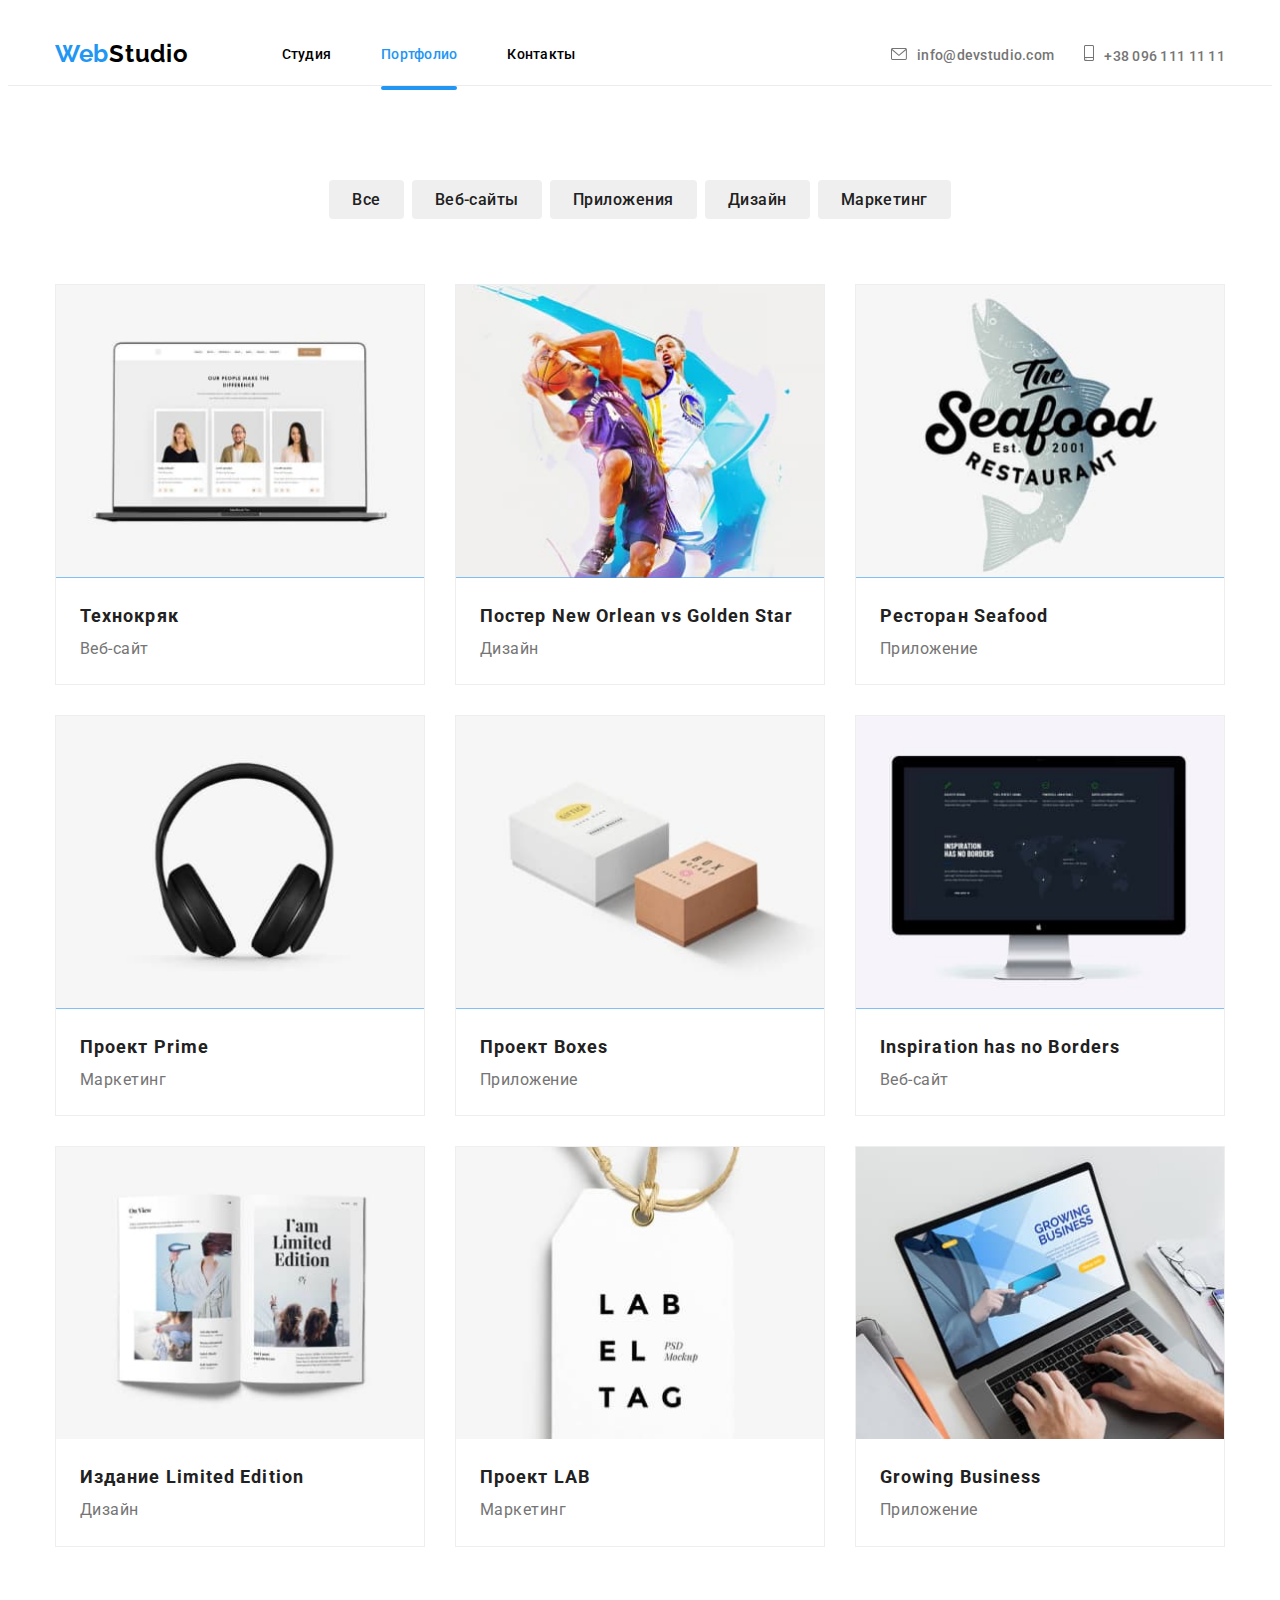
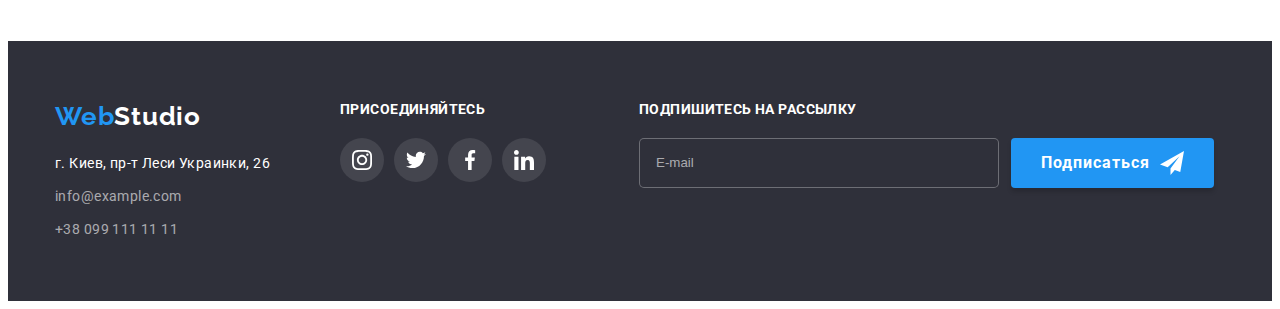
<file: portfolio.html>
<!DOCTYPE html>
<html lang="ru">
    <head>
        <meta charset="UTF-8">
        <meta http-equiv="X-UA-Compatible" content="IE=edge">
        <meta name="viewport" content="width=device-width, initial-scale=1.0">
        <title>Portfolio</title>
        <link rel="preconnect" href="https://fonts.googleapis.com">
        <link rel="preconnect" href="https://fonts.gstatic.com" crossorigin>
        <link href="https://fonts.googleapis.com/css2?family=Raleway:wght@700&family=Roboto:wght@400;500;700;900&display=swap"
            rel="stylesheet">
        <link rel="stylesheet" 
            href="https://cdnjs.cloudflare.com/ajax/libs/modern-normalize/1.1.0/modern-normalize.min.css"
            integrity="sha512-wpPYUAdjBVSE4KJnH1VR1HeZfpl1ub8YT/NKx4PuQ5NmX2tKuGu6U/JRp5y+Y8XG2tV+wKQpNHVUX03MfMFn9Q=="
            crossorigin="anonymous" 
            referrerpolicy="no-referrer" />
        <link rel="stylesheet" href="./css/main.min.css">
    </head>
    <body>
        <!-- шапка навигации -->
        <header class="page-header">
            <div class="container__header container">
                <div class="container__header-logo">
                    <a class="header__logo" href="/">
                        <span class="header__logo-web">Web</span><span class="header-logo-studio">Studio</span>
                    </a>
                </div>
                <button type="button" class="menu-button is-open" aria-expanded="false" aria-controls="menu-container" data-menu-button>
                    <svg width="40" height="40" aria-label="Переключатель мобильного меню">
                        <use class="icon-close24" href="./images/icons.svg#icon-close_24px" hight="18" width="18"></use>
                        <use class="icon-menu" href="./images/icons.svg#icon-menu_24px" hight="16" width="24"></use>
                    </svg>
                </button>
                    <!-- ссылки навигации -->
                <!-- <nav class="nav-header-container"> -->
                <div class="navigation">
                    <ul class="site-nav">
                        <li><a class="site-nav__link header-link" href="./index.html" 
                        rel="noopener noreferrer">Студия</a></li>
                        <li><a class="site-nav__link header-link сurrent" href="./portfolio.html" 
                        rel="noopener noreferrer">Портфолио</a></li>
                        <li><a class="site-nav__link header-link" href="">Контакты</a></li>
                    </ul>
                </div>
                <ul class="site-contact">
                    <li class="site-contact__item mail">
                        <a class="contact site-contact__icon" href="mailto:info@devstudio.com">
                            <svg class="icon-mail" width="16" height="12">
                                <use href="./images/icons.svg#icon-envelope"></use>
                            </svg>info@devstudio.com
                        </a>
                    </li>
                    <li class="site-contact__item tel"><a class="contact site-contact__icon" href="tel:+380961111111">
                        <svg class="icon-tel" width="10" height="16">
                            <use href="./images/icons.svg#icon-smartphone"></use>
                        </svg>+38 096 111 11 11
                    </a>
                    </li>
                </ul>
            <div class="menu-container" id="menu-container" data-menu>
                <div class="mob-menu">
                    <ul class="mob-menu-list">
                        <li class="mob-menu-list__item">
                            <a class="mob-menu-list__link сurrent_mob-menu" href="./index.html" rel="noopener noreferrer">Студия</a>
                        </li>
                        <li class="mob-menu-list__item">
                            <a class="mob-menu-list__link" href="./portfolio.html" rel="noopener noreferrer">Портфолио</a>
                        </li>
                        <li class="mob-menu-list__item">
                            <a class="mob-menu-list__link" href="">Контакты</a>
                        </li>
                    </ul>
            
                    <div>
                        <ul class="mob-menu__contact">
                            <li class="mob-menu-list__item-tel">
                                <a class="mob-menu-list__icon-tel" href="tel:+380961111111">+38 096 111 11 11
                                </a>
                            </li>
                            <li class="mob-menu-list__item mail">
                                <a class="mob-menu-list__icon-mail" href="mailto:info@devstudio.com">info@devstudio.com
                                </a>
                            </li>
                        </ul>
                        <ul class="mob-menu-social">
                            <li class="mob-menu-social__item">
                                <a class="mob-menu-social_link" href="" target="_blank" rel="noopener noreferrer">Instagram</a>
                            </li>
                            <li class="mob-menu-social__item">
                                <a class="mob-menu-social_link" href="" target="_blank" rel="noopener noreferrer">Twitter</a>
                            </li>
                            <li class="mob-menu-social__item">
                                <a class="mob-menu-social_link" href="" target="_blank" rel="noopener noreferrer">Facebook</a>
                            </li>
                            <li class="mob-menu-social__item">
                                <a class="mob-menu-social_link" href="" target="_blank" rel="noopener noreferrer">Linkedin</a>
                            </li>
                        </ul>
                    </div>
                </div>
            </div>

            </div>
        </header>
            <main>
                <section class="gallery-decoration">
                    <div class="container">
                        <ul class="gallery-decoration-button">
                            <li class="button-decoration"><button class="button-section" type="button">Все</button></li>
                            <li class="button-decoration"><button class="button-section" type="button">Веб-сайты</button></li>
                            <li class="button-decoration"><button class="button-section" type="button">Приложения</button></li>
                            <li class="button-decoration"><button class="button-section" type="button">Дизайн</button></li>
                            <li class="button-decoration"><button class="button-section" type="button">Маркетинг</button></li>
                        </ul>
                        <ul class="gallery-decoration-list">
                            <li class="gallery-section">
                                <div class="gallery-item-wrap">
                                    <picture>
                                        <source srcset="./images/mobile_tehno_1x.jpg 1x,
                                        ./images/mobile_tehno_2x.jpg 2x"
                                        media="min-width: 320px" />
                                        <source srcset="./images/tab_tehno_1x.jpg 1x,
                                        ./images/tab_tehno_2x.jpg 2x" 
                                        media="min-width: 768px" />
                                        <source srcset="./images/desktop_tehno_1x.jpg 1x,
                                        ./images/desktop_tehno_2x.jpg 2x" 
                                        media="min-width: 1200px" />
                                        <img 
                                        src="./images/tehno.jpg" 
                                        alt="Технокряк"/> 
                                    </picture>
                                    <p class="ovarlay-text">Технокряк это современная площадка распространения коронавируса. Компании используют эту платформу для цифрового
                                        шпионажа и атак на защищённые сервера конкурентов.</p>
                                </div>
                                <div class="gallery-section-name">
                                    <h3 class="gallery-title">Технокряк</h3>
                                    <p class="gallery-text">Веб-сайт</p>
                                </div>
                            </li>
                            <li class="gallery-section">
                                <div class="gallery-item-wrap">
                                    <picture>
                                        <source srcset="./images/mobile_post_1x.jpg 1x,
                                        ./images/mobile_post_2x.jpg 2x" 
                                        media="min-width: 320px" />
                                        <source srcset="./images/tab_post_1x.jpg 1x,
                                        ./images/tab_post_2x.jpg 2x" 
                                        media="min-width: 768px" />
                                        <source srcset="./images/desktop_post_1x.jpg 1x,
                                        ./images/desktop_post_2x.jpg 2x" 
                                        media="min-width: 1200px" />
                                        <img 
                                        src="./images/poster.jpg" 
                                        alt="Постер New Orlean vs Golden Star"/>
                                </picture>
                                <p class="ovarlay-text">Технокряк это современная площадка распространения коронавируса. Компании используют эту
                                    платформу для цифрового
                                    шпионажа и атак на защищённые сервера конкурентов.</p>
                                </div>
                                <div class="gallery-section-name">
                                    <h3 class="gallery-title">Постер New Orlean vs Golden Star</h3>
                                    <p class="gallery-text">Дизайн</p>
                                </div>
                            </li>
                            <li class="gallery-section">
                                <div class="gallery-item-wrap">
                                    <picture>
                                        <source srcset="./images/mobile_seafood_1x.jpg 1x,
                                        ./images/mobile_seafood_2x.jpg 2x" 
                                        media="min-width: 320px" />
                                        <source srcset="./images/tab_seafood_1x.jpg 1x,
                                        ./images/tab_seafood_2x.jpg 2x" 
                                        media="min-width: 768px" />
                                        <source srcset="./images/desktop_seafood_1x.jpg 1x,
                                        ./images/desktop_seafood_2x.jpg 2x" 
                                        media="min-width: 1200px" />
                                        <img src="./images/seafood.jpg" 
                                        alt="Ресторан Seafood" />
                                    </picture>
                                <p class="ovarlay-text">Технокряк это современная площадка распространения коронавируса. Компании используют эту
                                    платформу для цифрового
                                    шпионажа и атак на защищённые сервера конкурентов.</p>
                                </div>
                                <div class="gallery-section-name">
                                    <h3 class="gallery-title">Ресторан Seafood</h3>
                                    <p class="gallery-text">Приложение</p>
                                </div>
                            </li>
                            <li class="gallery-section">
                                <div class="gallery-item-wrap">
                                    <picture>
                                        <source srcset="./images/mobile_prime_1x.jpg 1x,
                                        ./images/mobile_prime_2x.jpg 2x" 
                                        media="min-width: 320px" />
                                        <source srcset="./images/tab_prime_1x.jpg 1x,
                                        ./images/tab_prime_2x.jpg 2x" 
                                        media="min-width: 768px" />
                                        <source srcset="./images/desktop_prime_1x.jpg 1x,
                                        ./images/desktop_prime_2x.jpg 2x" 
                                        media="min-width: 1200px" />
                                        <img src="./images/prime.jpg" alt="Проект Prime" />
                                    </picture>
                                <p class="ovarlay-text">Технокряк это современная площадка распространения коронавируса. Компании используют эту
                                    платформу для цифрового
                                    шпионажа и атак на защищённые сервера конкурентов.</p>
                                </div>
                                <div class="gallery-section-name">
                                    <h3 class="gallery-title">Проект Prime</h3>
                                    <p class="gallery-text">Маркетинг</p>
                                </div>
                            </li>
                            <li class="gallery-section">
                                <div class="gallery-item-wrap">
                                    <picture>
                                        <source srcset="./images/mobile_boxes_1x.jpg 1x,
                                        ./images/mobile_boxes_2x.jpg 2x" 
                                        media="min-width: 320px" />
                                        <source srcset="./images/tab_boxes_1x.jpg 1x,
                                        ./images/tab_boxes_2x.jpg 2x" 
                                        media="min-width: 768px" />
                                        <source srcset="./images/desktop_boxes_1x.jpg 1x,
                                        ./images/desktop_boxes_2x.jpg 2x" 
                                        media="min-width: 1200px" />
                                        <img src="./images/boxes.jpg" alt="Проект Boxes" />
                                    </picture>
                                <p class="ovarlay-text">Технокряк это современная площадка распространения коронавируса. Компании используют эту
                                    платформу для цифрового
                                    шпионажа и атак на защищённые сервера конкурентов.</p>
                                </div>
                                <div class="gallery-section-name">
                                    <h3 class="gallery-title">Проект Boxes</h3>
                                    <p class="gallery-text">Приложение</p>
                                </div>
                            </li>
                            <li class="gallery-section">
                                <div class="gallery-item-wrap">
                                    <picture>
                                        <source srcset="./images/mobile_borders_1x.jpg 1x,
                                        ./images/mobile_borders_2x.jpg 2x" 
                                        media="min-width: 320px" />
                                        <source srcset="./images/tab_borders_1x.jpg 1x,
                                        ./images/tab_borders_2x.jpg 2x" 
                                        media="min-width: 768px" />
                                        <source srcset="./images/desktop_borders_1x.jpg 1x,
                                        ./images/desktop_borders_2x.jpg 2x" 
                                        media="min-width: 1200px" />
                                        <img src="./images/borders.jpg" alt="Inspiration has no Borders" />
                                    </picture>
                                <p class="ovarlay-text">Технокряк это современная площадка распространения коронавируса. Компании используют эту
                                    платформу для цифрового
                                    шпионажа и атак на защищённые сервера конкурентов.</p>
                                </div>
                                <div class="gallery-section-name">
                                    <h3  class="gallery-title"lang="en">Inspiration has no Borders</h3>
                                    <p class="gallery-text">Веб-сайт</p>
                                </div>
                            </li>
                            <li class="gallery-section">
                                <div class="gallery-item-wrap">
                                    <picture>
                                        <source srcset="./images/mobile_book_1x.jpg 1x,
                                        ./images/mobile_book_2x.jpg 2x" 
                                        media="min-width: 320px" />
                                        <source srcset="./images/tab_book_1x.jpg 1x,
                                        ./images/tab_book_2x.jpg 2x" 
                                        media="min-width: 768px" />
                                        <source srcset="./images/desktop_book_1x.jpg 1x,
                                        ./images/desktop_book_2x.jpg 2x" 
                                        media="min-width: 1200px" />
                                        <img src="./images/book.jpg" alt="Издание Limited Edition" />
                                    </picture>
                                <p class="ovarlay-text">Технокряк это современная площадка распространения коронавируса. Компании используют эту
                                    платформу для цифрового
                                    шпионажа и атак на защищённые сервера конкурентов.</p>
                                </div>
                                <div class="gallery-section-name">
                                    <h3 class="gallery-title">Издание Limited Edition</h3>
                                    <p class="gallery-text">Дизайн</p>
                                </div>
                            </li>
                            <li class="gallery-section">
                                <div class="gallery-item-wrap">
                                    <picture>
                                        <source srcset="./images/mobile_tab_1x.jpg 1x,
                                        ./images/mobile_tab_2x.jpg 2x" 
                                        media="min-width: 320px" />
                                        <source srcset="./images/tab_tab_1x.jpg 1x,
                                        ./images/tab_tab_2x.jpg 2x" 
                                        media="min-width: 768px" />
                                        <source srcset="./images/desktop_tab_1x.jpg 1x,
                                        ./images/desktop_tab_2x.jpg 2x" 
                                        media="min-width: 1200px" />
                                        <img src="./images/lab.jpg" alt="Проект LAB" />
                                    </picture>
                                <p class="ovarlay-text">Технокряк это современная площадка распространения коронавируса. Компании используют эту
                                    платформу для цифрового
                                    шпионажа и атак на защищённые сервера конкурентов.</p>
                                </div>
                                <div class="gallery-section-name">
                                    <h3 class="gallery-title">Проект LAB</h3>
                                    <p class="gallery-text">Маркетинг</p>
                                </div>
                            </li>
                            <li class="gallery-section">
                                <div class="gallery-item-wrap">
                                    <source srcset="./images/mobile_busines_1x.jpg 1x,
                                    ./images/mobile_busines_2x.jpg 2x" 
                                    media="min-width: 320px" />
                                    <source srcset="./images/tab_busines_1x.jpg 1x,
                                    ./images/tab_busines_2x.jpg 2x" 
                                    media="min-width: 768px" />
                                    <source srcset="./images/desktop_busines_1x.jpg 1x,
                                    ./images/desktop_busines_2x.jpg 2x" 
                                    media="min-width: 1200px" />
                                    <img src="./images/busines.jpg" alt="Growing Business" />
                                    </picture>
                                <p class="ovarlay-text">Технокряк это современная площадка распространения коронавируса. Компании используют эту
                                    платформу для цифрового
                                    шпионажа и атак на защищённые сервера конкурентов.</p>
                                </div>
                                <div class="gallery-section-name">
                                    <h3 class="gallery-title">Growing Business</h3>
                                    <p class="gallery-text">Приложение</p>
                                </div>
                            </li>
                        </ul>
                    </div>
                </section>
            </main>
        <footer class="footer">
                <div class="footer-decoration container">
                    <div class="footer__first">
                        <div class="footer-decoration__block">
                            <p class="footer__logo-title">
                                <a class="footer__logo" href="">
                                    <span class="footer__logo-web">Web</span><span class="footer__logo-studio">Studio</span>
                                </a>
                            </p>
                            <ul>
                            <li class="footer__link">
                                <a class="footer__link-adress" href="https://goo.gl/maps/W8m9kRHtbQjeznwJ9" target="_blank"
                                    rel="noopener noreferrer">
                                    г. Киев, пр-т Леси Украинки, 26</a>
                            </li>
                            <li class="footer__link">
                                <a class="link-mail" href="mailto:info@example.com">info@example.com</a>
                            </li>
                            <li class="footer__link">
                                <a class="link-tel" href="tel:+380991111111">+38 099 111 11 11</a>
                            </li>
                            </ul>
                        </div>
                
                        <div class="footer__join">
                            <h3 class="footer__join_title">присоединяйтесь</h3>
                            <ul class="footer__join-list">
                                <li class="footer__join-item">
                                    <a class="footer__join-link">
                                        <svg class="icon-footer" width="20" heigth="20">
                                            <use href="./images/icons.svg#icon-instagram"></use>
                                        </svg>
                                    </a>
                                </li>
                                <li class="footer__join-item">
                                    <a class="footer__join-link">
                                        <svg class="icon-footer" width=20px heigth=20px>
                                            <use href="./images/icons.svg#icon-twitter"></use>
                                        </svg>
                                    </a>
                                </li>
                                <li class="footer__join-item">
                                    <a class="footer__join-link">
                                        <svg class="icon-footer" width=20px heigth=20px>
                                            <use href="./images/icons.svg#icon-facebook"></use>
                                        </svg>
                                    </a>
                                </li>
                                <li class="footer__join-item">
                                    <a class="footer__join-link">
                                        <svg class="icon-footer" width=20px heigth=20px>
                                            <use href="./images/icons.svg#icon-linkedin"></use>
                                        </svg>
                                    </a>
                                </li>
                            </ul>
                        </div>
                    </div>
                    <div class="footer-newsletter">
                        <h3 class="footer-newsletter__title">Подпишитесь на рассылку</h3>
                        <label for="footer-newsletter__input-text" for="user-email"></label>
                        <div class="input-wrap footer-newsletter__wrap">
                            <input type="email" class="form-input-newsletter" name="user-mail" placeholder="E-mail" required
                                minlength="2" />
                            <button type="submit" class="button-form-newsletter">Подписаться
                                <span>
                                    <svg class="icon-newsletter" width=24px heigth=24px>
                                        <use href="./images/icons.svg#icon-icon-send"></use>
                                    </svg>
                            </button></span>
                        </div>
                    </div>
                </div>
        </footer>
        <script src="./js/modal.js"></script>
        <script src="./js/menu.js"></script>
        <script src="./js/mob.js"></script>
    </body>
</html>
</file>
<file: css/main.min.css>
:root{--brand-color: #212121;--link-navigator: #2196f3;--color-contact: #757575;--card-set-gap: 30px;--color-bg: #ffffff;--color-client: #afb1b8}p,h1,h2,h3,h4,h5,h5{margin:0}ul{margin:0;padding:0}button{cursor:pointer}img{display:block;max-width:100%;height:auto}.modal-close,.check-text span,.features-decoration___list-item,.command-link,.client__link{align-items:center;justify-content:center}html,portfolio{box-sizing:border-box}*,*::before,*::after{box-sizing:inherit}body{font-family:"Roboto", sans-serif;background-color:#ffffff;color:var(--brand-color)}body.modal-open{overflow:hidden}li{list-style:none;text-decoration:none}.visually-hidden{position:absolute;width:1px;height:1px;margin:-1px;border:0;padding:0;clip:rect(0 0 0 0);overflow:hidden}.backdrop{position:fixed;top:0;width:100vw;height:100vh;background-color:rgba(0,0,0,0.2);transition:opasity 500ms, visibility 500ms;overflow-y:scroll}.backdrop.is-hidden .modal{transform:scale(0.5)}.modal{background-color:#fff;border-radius:4px;box-shadow:0px 1px 3px rgba(0,0,0,0.12),0px 1px 1px rgba(0,0,0,0.14),0px 2px 1px rgba(0,0,0,0.2);position:absolute;top:50%;left:50%;transform:translate(-50%, -50%) scale(1);transition:transform 500ms cubic-bezier(0.4, 0, 0.2, 1)}@media screen and (max-width: 480px){.modal{width:100%;max-width:450px}}@media screen and (min-width: 480px) and (max-width: 767px){.modal{width:100%;max-width:450px}}@media screen and (min-width: 768px){.modal{width:530px;min-height:580px;position:absolute;top:50%;left:50%;transform:translate(-50%, -50%) scale(1)}}.modal-close{width:30px;height:30px;background-color:transparent;border:1px solid rgba(0,0,0,0.1);box-sizing:border-box;border-radius:50%;display:flex;position:absolute;top:8px;right:8px;transition:fill 250ms cubic-bezier(0.4, 0, 0.2, 1)}.modal-close:hover,.modal-close:focus{fill:var(--link-navigator)}.close-icon{transition:fill 250ms cubic-bezier(0.4, 0, 0.2, 1)}.close-icon:hover,.close-icon:focus{fill:var(--link-navigator)}.is-hidden{opacity:0;pointer-events:none;visibility:hidden}.modal-title{font-weight:700;line-height:1.5;text-align:center;margin-bottom:12px;margin-top:40px;font-family:"Roboto", sans-serif;font-size:20px;letter-spacing:0.03em;color:var(--brand-color);margin-left:40px;margin-right:40px}.form-field{margin-bottom:10px;margin-left:40px;margin-right:40px}.form-input{width:100%;height:40px;border:1px solid rgba(33,33,33,0.2);border-radius:4px;padding-left:40px;cursor:pointer;outline:none;transition:border 250ms cubic-bezier(0.4, 0, 0.2, 1)}.form-input:hover,.form-input:focus{border:1px solid var(--link-navigator)}.form-input::placeholder{font-size:12px;line-height:14px;letter-spacing:0.01em;color:rgba(117,117,117,0.5)}.input-wrap{position:relative}.input-wrap:hover,.input-wrap:focus{cursor:pointer;fill:var(--link-navigator)}.input-icon{position:absolute;left:12px;top:50%;transform:translateY(-50%);transition:fill 250ms cubic-bezier(0.4, 0, 0.2, 1)}.user-text,.user-mail,.user-tel,.user-name{font-family:"Roboto", sans-serif;font-size:12px;line-height:14px;letter-spacing:0.01em;color:var(--color-contact);display:block;margin-bottom:4px}.form-text{width:100%;height:120px;border:1px solid rgba(33,33,33,0.2);border-radius:5px;padding:12px 16px;resize:none;cursor:pointer;outline:none;font-family:"Roboto", sans-serif;font-weight:400;font-size:12px;line-height:14px;letter-spacing:0.01em;transition:border-color 250ms cubic-bezier(0.4, 0, 0.2, 1)}.form-text:hover,.form-text:focus{border:1px solid var(--link-navigator)}.check-text{display:flex;align-items:center;line-height:calc(24 / 14);letter-spacing:0.03em;color:var(--color-contact);flex-wrap:wrap}@media screen and (min-width: 320px) and (max-width: 1199px){.check-text{font-size:12px}}@media screen and (min-width: 1200px){.check-text{font-size:14px}}.check-text span{width:16px;height:15px;border:2px solid var(--brand-color);border-radius:2px;margin-right:8px;display:flex;align-items:center}.icon-check{fill:transparent}.policy-check:checked+.check-text span{border:none;background-color:var(--link-navigator)}.right-check-text{line-height:1.2;letter-spacing:0.03em;text-decoration-line:underline;color:var(--link-navigator)}@media screen and (min-width: 320px) and (max-width: 1199px){.right-check-text{font-size:12px}}@media screen and (min-width: 1200px){.right-check-text{font-size:14px}}.button-form{color:#ffffff;background-color:var(--link-navigator);font-family:inherit;font-weight:700;font-size:16px;line-height:1.8;letter-spacing:0.06em;cursor:pointer;border-radius:4px;padding:10px 55px;border:1px solid transparent;text-align:center;align-items:center;margin-top:30px;margin-bottom:40px;transition:box-shadow 250ms cubic-bezier(0.4, 0, 0.2, 1)}.button-form{display:flex;margin-left:auto;margin-right:auto;justify-content:center}.button-form:hover,.button-form:focus{box-shadow:0px 4px 4px rgba(0,0,0,0.15)}.container{width:100%;padding-left:15px;padding-right:15px;margin:0 auto}@media screen and (min-width: 480px) and (max-width: 767px){.container{width:480px}}@media screen and (min-width: 768px) and (max-width: 1199px){.container{width:768px}}@media screen and (min-width: 1200px){.container{width:1200px}}.hero-solutions__button{color:#ffffff;background-color:var(--link-navigator);font-family:inherit;font-weight:700;font-size:16px;line-height:1.8;letter-spacing:0.06em;cursor:pointer;border-radius:4px;padding:10px 32px;min-width:200;border:1px solid transparent;margin-top:30px;text-align:center;transition:color 250ms cubic-bezier(0.4, 0, 0.2, 1),background-color 250ms cubic-bezier(0.4, 0, 0.2, 1)}.hero-solutions__button:hover,.hero-solutions__button:focus{background-color:#188ce8}.button-section{font-family:inherit;font-weight:500;font-size:16px;line-height:1.6;text-align:center;letter-spacing:0.03em;cursor:pointer;color:var(--brand-color);border-radius:4px;border:1px solid transparent;padding:6px 22px;transition:background-color 250ms cubic-bezier(0.4, 0, 0.2, 1),box-shadow 250ms cubic-bezier(0.4, 0, 0.2, 1),color 250ms cubic-bezier(0.4, 0, 0.2, 1)}.button-section:hover,.button-section:focus{color:#ffffff;background-color:#188ce8;box-shadow:0px 3px 1px rgba(0,0,0,0.1),0px 1px 2px rgba(0,0,0,0.08),0px 2px 2px rgba(0,0,0,0.12)}@media screen and (min-width: 320px) and (max-width: 767px){.gallery-decoration-button{display:flex;flex-wrap:wrap;justify-content:flex-start;justify-content:left}}@media screen and (min-width: 768px){.gallery-decoration-button{display:flex;margin-left:auto;margin-right:auto;justify-content:center;width:100%}}.button-decoration{margin-right:8px;margin-bottom:15px}.button-decoration:last-child{margin-right:0}.menu-button{display:block;padding:0;border:none;margin-left:auto;background-color:transparent}@media screen and (min-width: 768px){.menu-button{display:none}}.menu-button .icon-menu{display:none}.menu-button.is-open .icon-menu{display:block}.menu-button.is-open .icon-close24{display:none}.menu-button.is-open .icon-menu:hover,.menu-button.is-open .icon-menu:focus{fill:var(--link-navigator);transition:color 250ms cubic-bezier(0.4, 0, 0.2, 1)}.menu-button .icon-close24:hover,.menu-button .icon-close24:focus{fill:var(--link-navigator);transition:color 250ms cubic-bezier(0.4, 0, 0.2, 1)}.menu-container{background-color:#fff;padding:20px;text-align:center;font-size:20px}@media screen and (max-width: 767px){.menu-container{display:none;top:100%;left:0;width:100%;height:480px}.menu-container.is-open{display:block;position:absolute}}@media screen and (min-width: 768px){.menu-container{display:flex;justify-content:space-between;flex-grow:1}}.mob-menu{position:absolute;background-color:#fff;left:0;top:0;width:100vw;height:100vh;z-index:1;padding-left:40px;padding-top:40px;display:flex;flex-direction:column;justify-content:space-between}.mob-menu-list__item:not(:last-child){margin-bottom:32px;padding:0}.menu-container,.mob-menu-list__link{text-decoration:none;font-size:40px;font-weight:500;line-height:1.2;letter-spacing:0.02em;text-align:left;color:#212121}.mob-menu-list__icon-tel{font-size:34px;font-weight:500;line-height:1.1;letter-spacing:0.02em;color:var(--link-navigator);text-decoration:none}.mob-menu-list__icon-mail{display:block;text-decoration:none;font-size:24px;font-weight:500;line-height:1.2;letter-spacing:0.02em;color:#757575;margin-top:32px}.mob-menu-social__item{display:flex}.mob-menu-social__item:not(:last-child){padding-right:10px;border-right:1px solid rgba(33,33,33,0.2)}.mob-menu-social__item:not(:first-child){padding-left:10px}.mob-menu-social{display:flex;flex-wrap:wrap;justify-content:flex-start;margin-right:40px;margin-bottom:48px;margin-top:64px}.mob-menu-social_link{text-decoration:none;font-size:18px;font-weight:500;line-height:1.2;letter-spacing:0.02em;color:var(--link-navigator)}.сurrent_mob-menu{color:var(--link-navigator);position:relative}.page-header>.container__header,.site-nav,.site-contact{display:flex}.page-header{border-bottom:1px solid #ececec;position:relative}.container__header{margin-top:0;margin-bottom:0;padding-top:21px;padding-bottom:16px;align-items:center;background:var(--color-bg);justify-content:space-between}@media screen and (min-width: 1200px){.container__header{padding-top:32px}}@media screen and (max-width: 767px){.site-nav{display:none}}@media screen and (min-width: 768px){.site-nav{margin-left:88px;display:flex;width:294px;text-align:center;justify-content:space-between}}@media screen and (min-width: 1200px){.site-nav{margin-left:93px;width:294px;justify-content:space-between}}@media screen and (min-width: 767px){.menu-container,.mob-menu{display:none}}@media screen and (max-width: 767px){.site-contact{display:none}}@media screen and (min-width: 768px) and (max-width: 1199px){.site-contact{display:flex;flex-direction:column;margin-left:auto;align-items:flex-start}}@media screen and (min-width: 1200px){.site-contact{display:flex;margin-left:auto}}@media screen and (min-width: 1200px){.site-contact .site-contact__item+.site-contact__item{margin-left:30px;display:flex}}.site-nav,.site-nav__link,.header__logo{text-decoration:none;color:#000000;transition:color 250ms cubic-bezier(0.4, 0, 0.2, 1)}@media screen and (max-width: 767px){.container__header-logo.is-open{display:none}}@media screen and (max-width: 767px){.site-nav.is-open,.site-nav__link.is-open{display:block;font-size:40px}}.contact{text-decoration:none;font-weight:500;font-size:14px;line-height:1.1;letter-spacing:0.02em;color:var(--color-contact)}.contact:focus,.contact:hover{color:var(--link-navigator)}.site-nav,.site-nav__link:focus,.site-nav__link:hover{font-weight:500;font-size:14px;line-height:16px;letter-spacing:0.02em;color:var(--link-navigator)}.сurrent{color:var(--link-navigator);position:relative}.сurrent::after{content:"";width:100%;height:4px;border-radius:2px;position:absolute;background-color:var(--link-navigator);left:0;bottom:-28px}.site-contact__icon{color:var(--color-contact);transition:color 250ms cubic-bezier(0.4, 0, 0.2, 1)}.site-contact__icon:hover,.site-contact__icon:focus{color:var(--link-navigator)}.icon-mail,.icon-tel{margin-right:10px;fill:currentColor}.header__logo,.header__logo-web{font-family:"Raleway", sans-serif;font-style:normal;font-weight:700;font-size:24px;line-height:1.2;letter-spacing:0.03em}.header__logo{color:#000000}.header__logo-web{color:var(--link-navigator)}.hero-solutions{display:block;text-align:center;background:#2f303a;padding-top:118px;padding-bottom:118px;margin:0 auto;background-image:linear-gradient(to right, rgba(47,48,58,0.4), rgba(47,48,58,0.4)),url("../images/header_mobile_1x.jpg");background-repeat:no-repeat;background-position:center;background-size:cover;max-width:100%}@media (min-device-pixel-ratio: 2), (min-resolution: 2dppx){.hero-solutions{background-image:url("../images/header_mobile_2x.jpg");max-width:100%;margin:0 auto}}@media screen and (min-width: 768px) and (max-width: 1199px){.hero-solutions{background-image:url("../images/header_tablet_1x.jpg");margin:0 auto}}@media screen and (min-device-pixel-ratio: 2), (min-resolution: 2dppx){.hero-solutions{background-image:url("../images/header_tablet_2x.jpg");margin:0 auto}}@media screen and (min-width: 1200px){.hero-solutions{background-image:url("../images/header_desktop_1x.jpg");margin:0 auto;padding-left:60px;padding-right:60px}}@media screen and (min-width: 1200px) and (min-device-pixel-ratio: 2), screen and (min-width: 1200px) and (min-resolution: 2dppx){.hero-solutions{background-image:url("../images/header_desktop_2x.jpg");margin:0 auto;padding-left:60px;padding-right:60px}}.hero-solutions__title{font-family:"Roboto", sans-serif;font-style:normal;font-weight:900;letter-spacing:0.06em;text-transform:uppercase;color:var(--color-bg);text-align:center;margin:0 auto}@media (min-width: 480px) and (max-width: 1199px){.hero-solutions__title{font-size:24px;width:360px;margin:0 auto}}@media (min-width: 1200px){.hero-solutions__title{font-size:44px;line-height:1.3;width:696px;margin:0 auto}}.features-decoration{padding-top:60px;padding-bottom:60px}@media screen and (min-width: 1200px){.features-decoration{padding-top:94px}}.features-decoration__item{justify-content:space-between}@media screen and (min-width: 480px){.features-decoration__item{display:flex;flex-wrap:wrap}}@media screen and (min-width: 1200px){.features-decoration__item{display:flex;flex-wrap:nowrap}.features-decoration__item:last-child{margin-right:0}}.features-decoration___list-item{display:flex;height:120px;background-color:#f5f4fa;margin-top:30px;margin-bottom:30px}.features-decoration___list-item:first-child{margin-top:0}@media screen and (min-width: 1200px){.features-decoration___list-item{display:flex;flex-wrap:nowrap}}.features-decoration__list{margin-top:30px}.features-decoration__list:first-child{margin-top:0}@media screen and (min-width: 768px){.features-decoration__list{flex-wrap:wrap;flex-basis:calc(100% / 2 - 30px);margin-top:0}}@media screen and (min-width: 1200px){.features-decoration__list{flex-wrap:nowrap;margin-right:30px}.features-decoration__list:last-child{margin-right:0}}.features-decoration__title{font-weight:bold;font-size:14px;line-height:1.1;letter-spacing:0.03em;text-transform:uppercase}@media screen and (max-width: 480px){.features-decoration__title{text-align:center}}.features-decoration__text{font-size:14px;line-height:1.7;letter-spacing:0.03em;color:var(--color-contact);margin-top:10px}.doing-decoration{align-content:center}@media screen and (max-width: 1199px){.doing-decoration{display:none}}.doing-decoration__title{font-size:36px;font-weight:700;line-height:1.2;letter-spacing:.03em;text-align:center}.doing-section{display:flex;justify-content:space-between;margin-top:50px}.doing-section__box{position:relative}.doing-section__title{position:absolute;left:0;bottom:0;background-color:rgba(47,48,58,0.8);color:#fff;font-family:"Roboto", sans-serif;font-size:14px;font-weight:700;line-height:1.2;letter-spacing:.03em;text-align:center;text-transform:uppercase;justify-content:center;color:#ffffff;padding:27px 0 27px 0;width:100%;height:70px}.command-decoration-section{background-color:#f5f4fa;padding-top:60px;padding-bottom:60px}@media screen and (min-width: 1200px){.command-decoration-section{padding-top:94px;padding-bottom:94px}}.command-decoration .command-decoration__list{justify-content:center;text-align:center}@media screen and (min-width: 320px) and (max-width: 767px){.command-decoration .command-decoration__list{display:flex;flex-wrap:wrap;margin-left:-30px}}@media screen and (min-width: 768px){.command-decoration .command-decoration__list{display:flex;flex-wrap:wrap;flex-basis:calc(100% / 4 - 30px);margin-left:-30px}}@media screen and (min-width: 1200px){.command-decoration .command-decoration__list{display:flex;flex-basis:calc(100% / 4 - 30px)}}.command-decoration__title{margin-bottom:30px}.command-decoration__icon-list{display:flex;justify-content:center}.command-link{display:flex;width:44px;height:44px;background-color:#ffffff;border-radius:50%;color:var(--color-client);transition:color 250ms cubic-bezier(0.4, 0, 0.2, 1),background-color 250ms cubic-bezier(0.4, 0, 0.2, 1)}.command-link:hover,.command-link:focus{background-color:#2196f3;color:#ffffff}.command-link-icon{fill:currentColor}.command-decoration__link-item+.command-decoration__link-item{margin-left:10px}.command-decoration__item{box-shadow:0px 1px 3px rgba(0,0,0,0.12),0px 1px 1px rgba(0,0,0,0.14),0px 2px 1px rgba(0,0,0,0.2);border-radius:0px 0px 4px 4px;background-color:var(--color-bg);justify-content:center}@media screen and (max-width: 479px){.command-decoration__item{display:block;margin-top:30px}}@media screen and (min-width: 480px){.command-decoration__item{display:flex;flex-wrap:wrap;flex-basis:calc(100% / 2 - 30px);margin-left:30px;margin-top:30px}}@media screen and (min-width: 768px) and (max-width: 1199px){.command-decoration__item{display:flex;flex-wrap:wrap;flex-basis:calc(100% / 2 - 30px);margin-left:30px;margin-top:30px}}@media screen and (min-width: 1200px){.command-decoration__item{flex-basis:calc(100% / 4 - 30px)}.command-decoration__item:last-child{margin-right:0}}.command-decoration__name{margin-bottom:10px}@media screen and (max-width: 1199px){.command-decoration__name{margin-top:var(--card-set-gap)}}@media screen and (min-width: 1200px){.command-decoration__name{margin-top:var(--card-set-gap);margin-bottom:var(--card-set-gap);font-size:16px;font-weight:500;line-height:1.2;letter-spacing:.03em;text-align:center}}.command-decoration__post{font-size:16px;line-height:1.2;text-align:center;letter-spacing:0.03em;color:var(--color-contact);margin-top:10px;margin-bottom:16px}.command-decoration__title{text-align:center;font-size:28px;font-weight:700;line-height:1.2;letter-spacing:.03em}@media screen and (min-width: 1200px){.command-decoration__title{font-size:36px;font-weight:700;line-height:1.2;letter-spacing:.03em}}.command-decoration__item-name{padding-bottom:24px}.section-clients{padding-top:60px;padding-bottom:60px}@media screen and (min-width: 1200px){.section-clients{padding-top:94px;padding-bottom:94px}}@media screen and (max-width: 767px){.clients__list,.clients__item{display:flex;flex-wrap:wrap;flex-basis:calc(100% / 2 - 30px);margin-top:30px;justify-content:space-between}.clients__list:last-child,.clients__item:last-child{margin-right:0}}@media screen and (min-width: 768px) and (max-width: 1199px){.clients__list,.clients__item{display:flex;flex-wrap:wrap;flex-basis:calc(100% / 3 - 30px);margin-top:30px;justify-content:space-between}.clients__list:last-child,.clients__item:last-child{margin-right:0}}@media screen and (min-width: 1200px){.clients__list,.clients__item{flex-wrap:nowrap;display:flex;justify-content:space-between;margin-top:30px;flex-basis:calc(100% / 4 - 30px)}.clients__list:last-child,.clients__item:last-child{margin-right:0}}.clients__title{font-size:28px;font-weight:700;line-height:1.2;letter-spacing:.03em;text-align:center}@media screen and (min-width: 1200px){.clients__title{font-size:36px;font-weight:700;line-height:1.2;letter-spacing:.03em}}.client__link{display:flex;height:92px;border-width:1px;border-style:solid;border-radius:4px;color:var(--color-client);fill:var(--color-client);transition:color 250ms cubic-bezier(0.4, 0, 0.2, 1),fill 250ms cubic-bezier(0.4, 0, 0.2, 1)}.client__link:hover,.client__link:focus{fill:var(--link-navigator);color:var(--link-navigator)}@media screen and (max-width: 767px){.client__link{width:210px}}@media screen and (min-width: 768px) and (max-width: 1199px){.client__link{width:226px}}@media screen and (min-width: 1200px){.client__link{width:170px}}@media screen and (max-width: 1199px){.gallery-decoration{padding-top:60px;padding-bottom:60px}}@media screen and (min-width: 1200px){.gallery-decoration{padding-top:94px;padding-bottom:94px}}@media screen and (min-width: 320px) and (max-width: 479px){.gallery-decoration-list{margin-top:40px;justify-content:center;text-align:center}}@media screen and (min-width: 480px){.gallery-decoration-list{display:flex;flex-wrap:wrap;margin-top:50px;margin-bottom:calc(-1 * var(--card-set-gap));margin-right:calc(-1 * var(--card-set-gap))}}@media screen and (min-width: 768px) and (max-width: 1199px){.gallery-section{flex-basis:calc(100% / 2 - var(--card-set-gap));margin-right:var(--card-set-gap);margin-bottom:var(--card-set-gap)}}@media screen and (min-width: 1200px){.gallery-section{flex-basis:calc(100% / 3 - var(--card-set-gap));margin-right:var(--card-set-gap);margin-bottom:var(--card-set-gap);background:#ffffff;border:1px solid #eeeeee;box-sizing:border-box;transition:color 250ms cubic-bezier(0.4, 0, 0.2, 1),box-shadow 250ms cubic-bezier(0.4, 0, 0.2, 1)}.gallery-section:hover,.gallery-section:focus{box-shadow:0px 1px 1px rgba(0,0,0,0.12),0px 4px 4px rgba(0,0,0,0.06),1px 4px 6px rgba(0,0,0,0.16);cursor:pointer}}.gallery-section:hover .ovarlay-text{transform:translateY(0)}.gallery-section-name{padding-top:20px;padding-bottom:20px;padding-left:24px}.gallery-item-wrap{position:relative;overflow:hidden}.gallery-title{font-weight:700;font-size:18px;line-height:2;letter-spacing:0.06em;color:var(--brand-color)}.gallery-text{font-size:16px;line-height:1.9;letter-spacing:0.03em;color:var(--color-contact)}.ovarlay-text{position:absolute;font-family:"Roboto", sans-serif;font-size:18px;line-height:28px;letter-spacing:0.03em;font-weight:400;background-color:rgba(33,150,243,0.9);color:var(--color-bg);width:100%;height:100%;left:0;top:0;padding:63px 24px;transform:translateY(100%);transition:transform 250ms cubic-bezier(0.4, 0, 0.2, 1),background-color 250ms cubic-bezier(0.4, 0, 0.2, 1)}@media screen and (min-width: 320px) and (max-width: 1199px){.footer{padding-top:60px;padding-bottom:60px;background:#2f303a;margin:0 auto}}@media screen and (min-width: 1200px){.footer{padding-top:0;padding-bottom:60px;background:#2f303a;margin:0 auto}}.footer__join_title,.footer-newsletter__title{font-family:"Roboto", sans-serif;font-style:normal;font-weight:bold;font-size:14px;line-height:1.2;letter-spacing:0.03em;text-transform:uppercase;color:var(--color-bg);margin-bottom:20px}@media screen and (min-width: 1200px){.footer-decoration{display:flex;padding-top:60px}}@media screen and (min-width: 768px) and (max-width: 1199px){.footer__first{display:flex;justify-content:space-between;text-align:center;padding-left:80px;padding-right:80px}}@media screen and (min-width: 1200px){.footer__first{display:flex;justify-content:center;text-align:start;margin-top:0}}@media screen and (max-width: 767px){.footer__join{justify-content:center;margin-left:0;margin-top:60px;margin-bottom:60px;text-align:center}}@media screen and (min-width: 768px){.footer__join{justify-content:center;margin-left:0;text-align:center;justify-content:space-between}}@media screen and (min-width: 1200px){.footer__join{margin-left:70px;justify-content:center;text-align:start}}@media screen and (max-width: 767px){.footer__join-list{display:flex;justify-content:center}}@media screen and (min-width: 768px){.footer__join-list{display:flex;justify-content:center}}@media screen and (min-width: 1200px){.footer__join-list{display:flex}}.icon-footer{fill:var(--color-bg)}.footer__join-link{display:flex;width:44px;height:44px;justify-content:center}.footer__join-item{background-color:rgba(255,255,255,0.1);color:var(--color-bg);border-radius:50%;transition:background-color 250ms cubic-bezier(0.4, 0, 0.2, 1)}.footer__join-item:hover,.footer__join-item:focus{background-color:var(--link-navigator);cursor:pointer}.footer__join-item+.footer__join-item{margin-left:10px}@media screen and (max-width: 767px){.footer__join-title{display:flex;justify-content:center}}.footer__logo{display:inline-block;font-family:"Raleway", sans-serif;font-style:normal;font-weight:bold;font-size:26px;line-height:1.2;letter-spacing:0.03em;text-decoration:none}@media screen and (max-width: 767px){.footer__logo{font-size:24px}}.footer__logo-title{margin-bottom:20px}@media screen and (max-width: 767px){.footer__logo-title{display:flex;justify-content:center}}.footer__logo-web{color:var(--link-navigator)}.footer__logo-studio{color:#ffffff}.footer__link-adress{text-decoration:none;font-style:normal;font-size:14px;line-height:1.7;letter-spacing:0.03em;color:#ffffff}.link-mail,.link-tel{text-decoration:none;font-style:normal;font-size:14px;line-height:1.7;letter-spacing:0.03em;color:rgba(255,255,255,0.6);transition:color 250ms cubic-bezier(0.4, 0, 0.2, 1)}.link-mail:hover,.link-mail:focus,.link-tel:hover,.link-tel:focus{color:#ffffff}@media screen and (min-width: 767px) and (max-width: 1199px){.footer__link:not(:last-child){margin-bottom:8px}}@media screen and (min-width: 1200px){.footer__link:not(:last-child){margin-bottom:9px}}@media screen and (max-width: 767px){.footer-newsletter{text-align:center}}@media screen and (min-width: 768px){.footer-newsletter{text-align:center;margin:0;margin-top:60px}}@media screen and (min-width: 1200px){.footer-newsletter{margin-left:93px;margin-top:0;text-align:start}}.button-form-newsletter{display:flex;color:#ffffff;background-color:var(--link-navigator);font-family:inherit;font-weight:700;font-size:16px;line-height:1.8;letter-spacing:0.06em;cursor:pointer;border-radius:4px;padding:10px 29px;border:1px solid transparent;box-shadow:0px 4px 4px rgba(0,0,0,0.15);border-radius:4px;align-items:center;margin-top:20px;margin-left:auto;margin-right:auto}@media screen and (min-width: 1200px){.button-form-newsletter{margin-left:12px;margin-right:auto;margin-top:0}}.form-input-newsletter{height:50px;border:1px solid rgba(255,255,255,0.3);border-radius:5px;padding-left:16px;background-color:#2f303a;cursor:pointer;outline:none;color:rgba(255,255,255,0.6)}.form-input-newsletter::placeholder{color:rgba(255,255,255,0.6)}@media screen and (min-width: 320px) and (max-width: 479px){.form-input-newsletter{width:100%}}@media screen and (min-width: 480px) and (max-width: 1199px){.form-input-newsletter{width:450px}}@media screen and (min-width: 1200px){.form-input-newsletter{width:360px}}.icon-newsletter{display:block;width:24px;height:24px;margin-left:10px;align-items:center}@media screen and (max-width: 767px){.footer__link{display:flex;justify-content:center}}@media screen and (max-width: 1199px){.footer-decoration__block{text-align:center}}@media screen and (min-width: 1200px){.footer-newsletter__wrap{display:flex}}
/*# sourceMappingURL=main.min.css.map */
</file>
